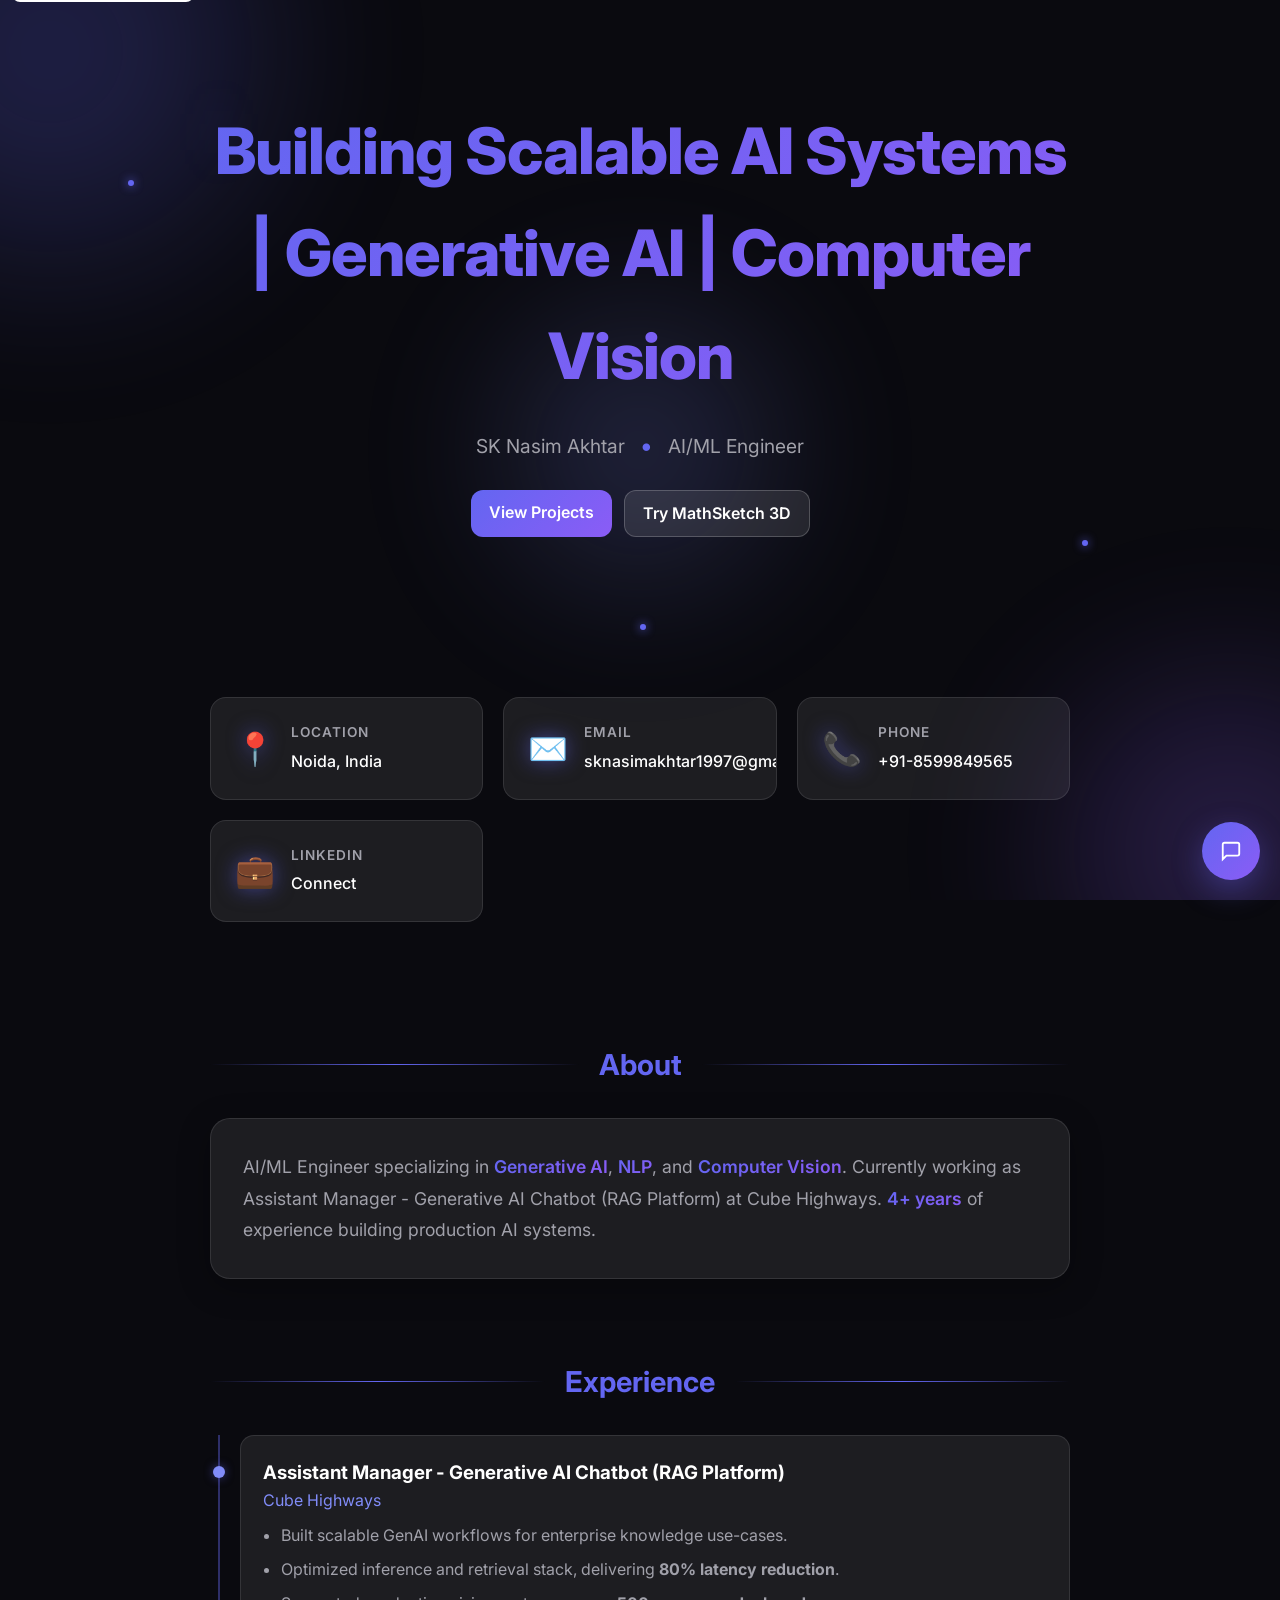
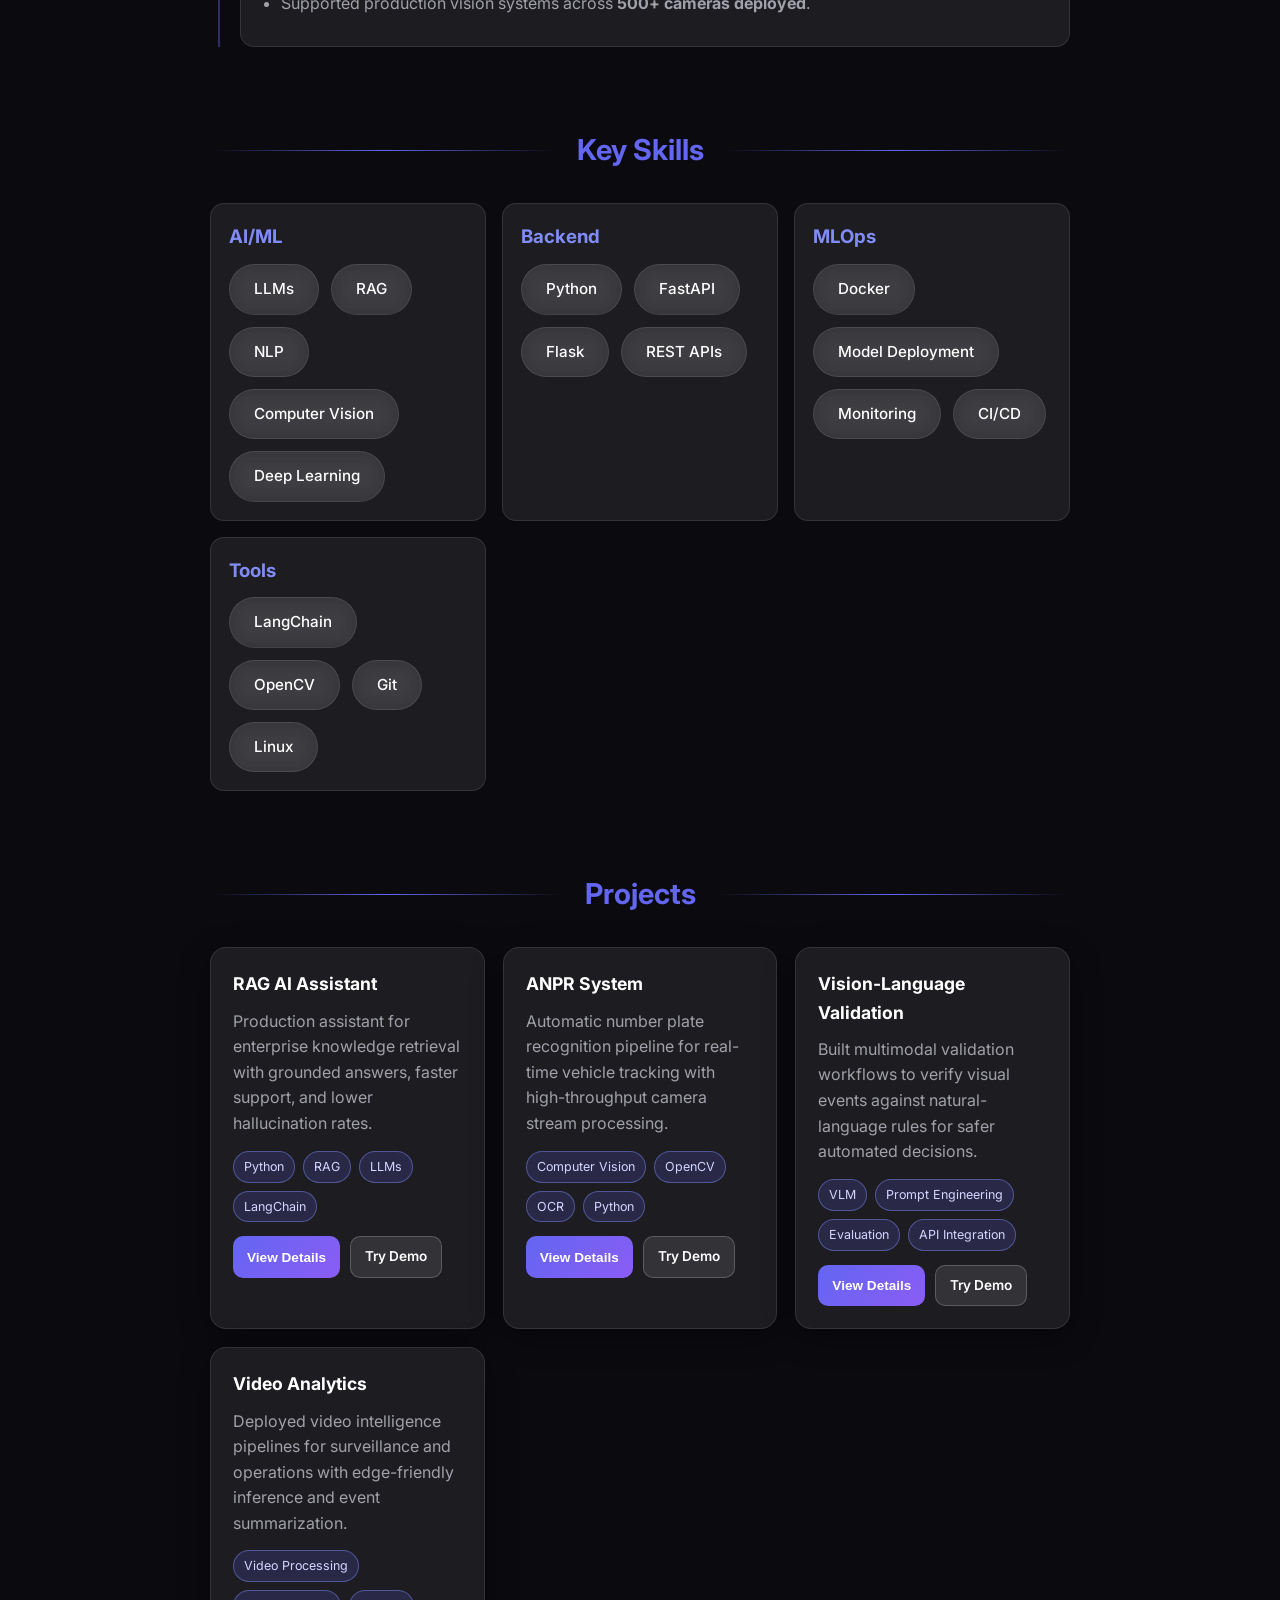
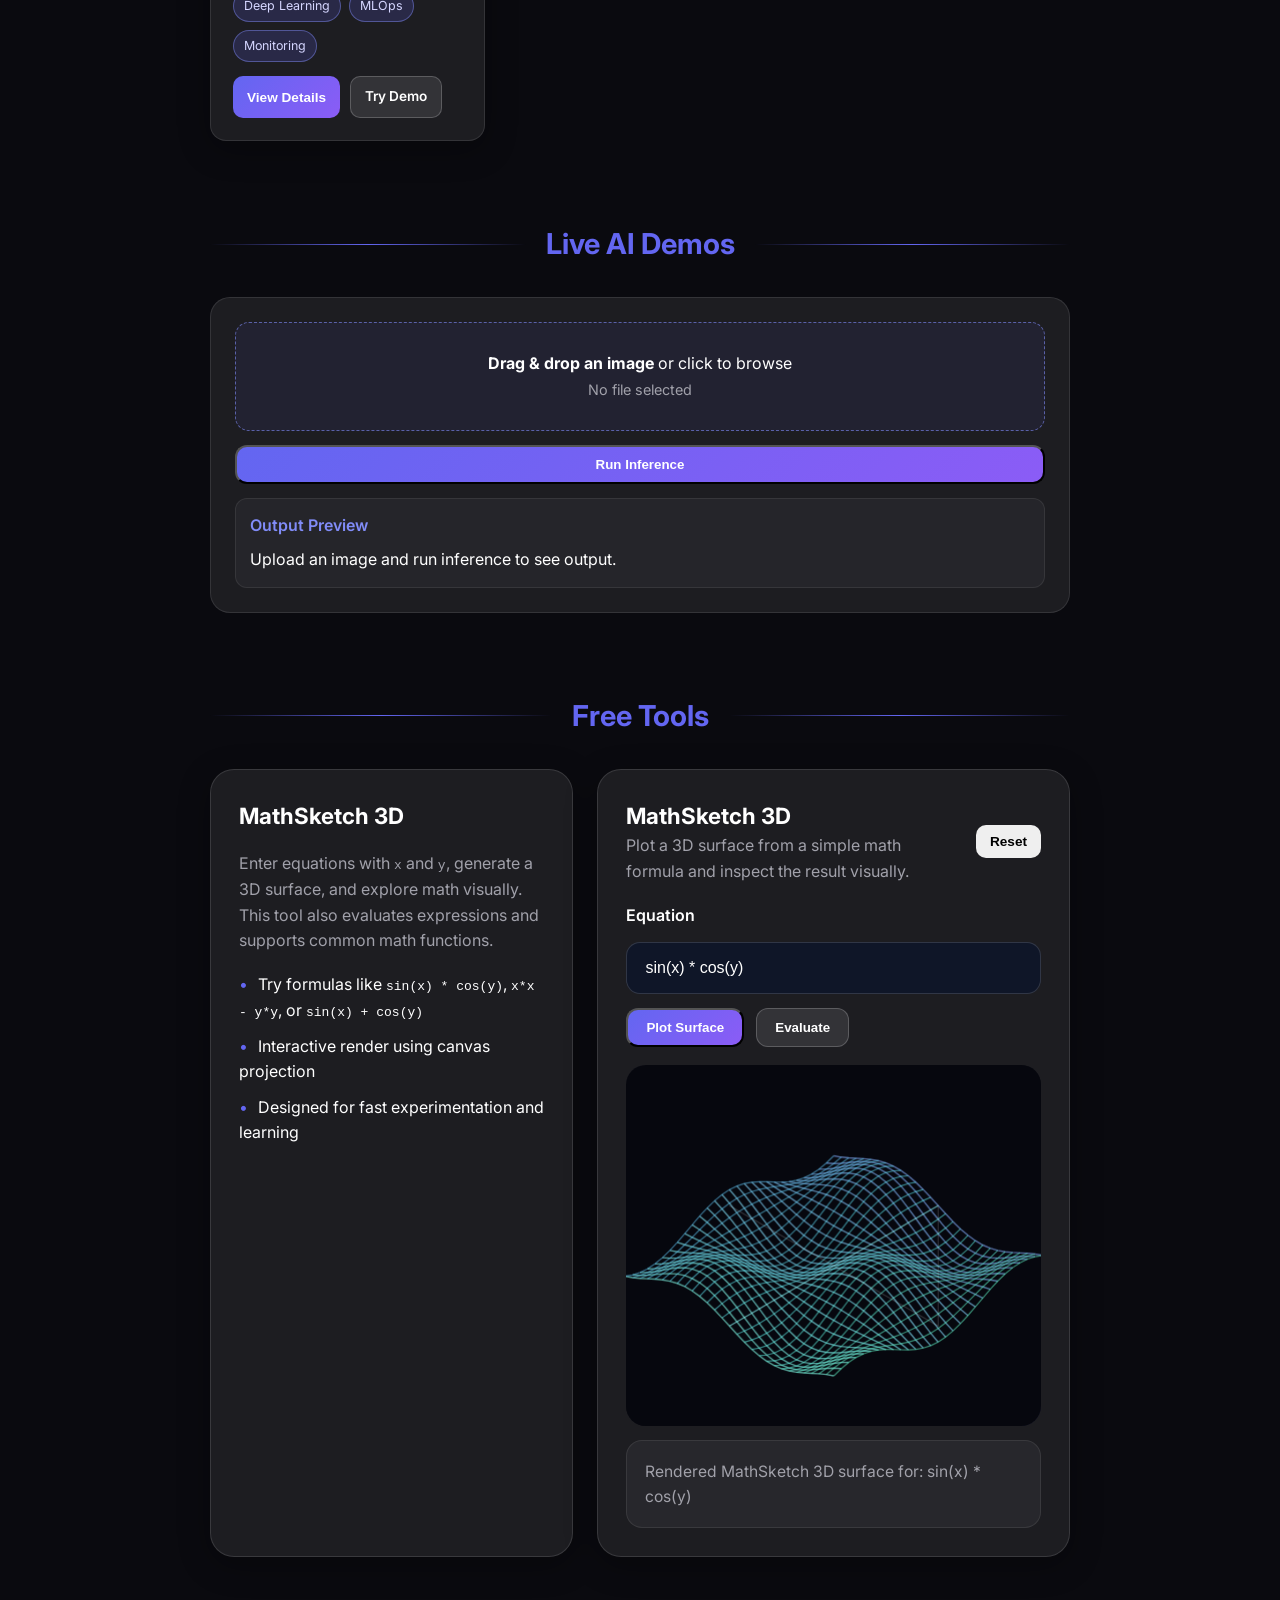
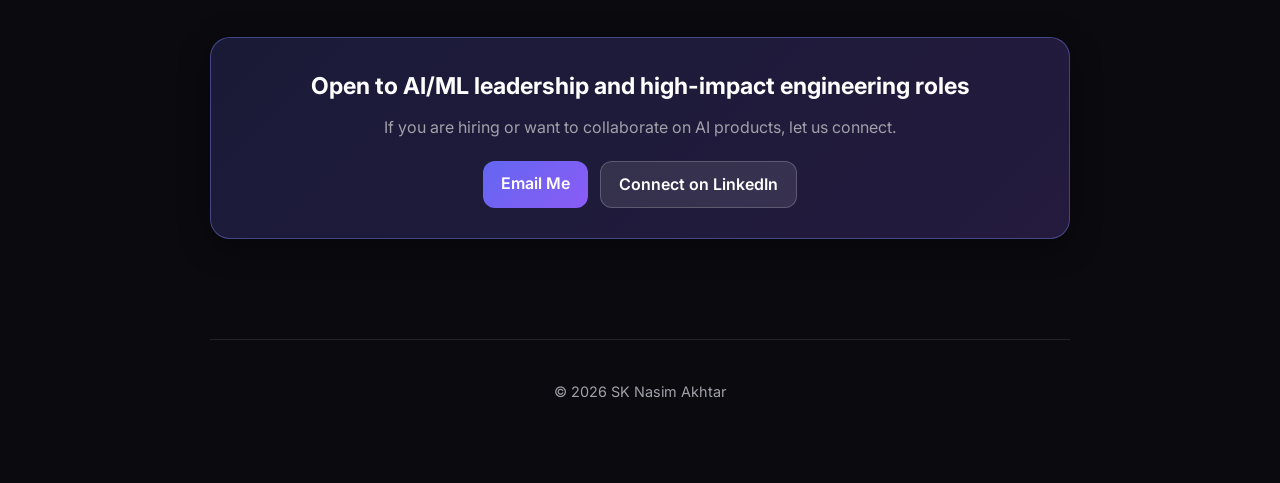
<file: index.html>
<!DOCTYPE html>
<html lang="en">
<head>
    <meta charset="UTF-8">
    <meta name="viewport" content="width=device-width, initial-scale=1.0">
    <meta name="description" content="Portfolio of SK Nasim Akhtar, AI/ML Engineer specializing in Generative AI, NLP, Computer Vision, and production RAG systems.">
    <meta name="robots" content="index, follow">
    <meta name="theme-color" content="#0a0a0f">
    <meta property="og:title" content="SK Nasim Akhtar - AI/ML Engineer">
    <meta property="og:description" content="AI/ML Engineer and Generative AI Specialist with 4+ years of experience building production systems.">
    <meta property="og:type" content="website">
    <meta property="og:url" content="https://mynasim.in/">
    <meta property="og:image" content="https://mynasim.in/og-image.svg">
    <meta name="twitter:card" content="summary_large_image">
    <meta name="twitter:title" content="SK Nasim Akhtar - AI/ML Engineer">
    <meta name="twitter:description" content="Explore skills, experience, and projects in Generative AI, NLP, and Computer Vision.">
    <meta name="twitter:image" content="https://mynasim.in/og-image.svg">
    <link rel="canonical" href="https://mynasim.in/">
    <title>Nasim's Website</title>
    <link rel="stylesheet" href="styles.css">
    <link rel="stylesheet" href="chatbot.css">
    <link rel="preconnect" href="https://fonts.googleapis.com">
    <link rel="preconnect" href="https://fonts.gstatic.com" crossorigin>
    <link href="https://fonts.googleapis.com/css2?family=Inter:wght@300;400;500;600;700;800&display=swap" rel="stylesheet">
    <script type="application/ld+json">
        {
            "@context": "https://schema.org",
            "@type": "Person",
            "name": "SK Nasim Akhtar",
            "jobTitle": "AI/ML Engineer",
            "description": "AI/ML Engineer specializing in Generative AI, NLP, and Computer Vision.",
            "email": "mailto:sknasimakhtar1997@gmail.com",
            "telephone": "+91-8599849565",
            "address": {
                "@type": "PostalAddress",
                "addressLocality": "Noida",
                "addressCountry": "IN"
            },
            "alumniOf": {
                "@type": "CollegeOrUniversity",
                "name": "IIT Kanpur"
            },
            "sameAs": [
                "https://linkedin.com/in/sknasimakhtar"
            ],
            "url": "https://mynasim.in/"
        }
    </script>
</head>
<body>
    <a href="#main-content" class="skip-link">Skip to main content</a>
    <!-- Animated Background -->
    <div class="animated-bg" aria-hidden="true">
        <div class="gradient-orb orb-1"></div>
        <div class="gradient-orb orb-2"></div>
        <div class="gradient-orb orb-3"></div>
    </div>

    <!-- Modern Interactive Content -->
    <main id="main-content" class="content-container">
        <header class="header-modern">
            <div class="name-wrapper">
                <h1 class="name-modern hero-typing" id="hero-typing" data-text="Building Scalable AI Systems | Generative AI | Computer Vision" data-fulltext="Building Scalable AI Systems | Generative AI | Computer Vision">Building Scalable AI Systems | Generative AI | Computer Vision</h1>
                <div class="tagline-modern-wrapper">
                    <p class="tagline-modern">SK Nasim Akhtar</p>
                    <span class="separator">•</span>
                    <p class="tagline-modern">AI/ML Engineer</p>
                </div>
                <div class="hero-actions">
                    <a href="#projects-section" class="cta-btn cta-primary">View Projects</a>
                    <a href="#tools-section" class="cta-btn cta-secondary">Try MathSketch 3D</a>
                </div>
            </div>
        </header>

        <section class="section-modern">
            <div class="info-grid-modern">
                <div class="info-card-modern" data-tilt>
                    <div class="info-icon" aria-hidden="true">📍</div>
                    <div class="info-content">
                        <span class="info-label-modern">Location</span>
                        <span class="info-value-modern">Noida, India</span>
                    </div>
                </div>
                <div class="info-card-modern" data-tilt>
                    <div class="info-icon" aria-hidden="true">✉️</div>
                    <div class="info-content">
                        <span class="info-label-modern">Email</span>
                        <a href="mailto:sknasimakhtar1997@gmail.com" class="info-value-modern">sknasimakhtar1997@gmail.com</a>
                    </div>
                </div>
                <div class="info-card-modern" data-tilt>
                    <div class="info-icon" aria-hidden="true">📞</div>
                    <div class="info-content">
                        <span class="info-label-modern">Phone</span>
                        <a href="tel:+918599849565" class="info-value-modern">+91-8599849565</a>
                    </div>
                </div>
                <div class="info-card-modern" data-tilt>
                    <div class="info-icon" aria-hidden="true">💼</div>
                    <div class="info-content">
                        <span class="info-label-modern">LinkedIn</span>
                        <a href="https://linkedin.com/in/sknasimakhtar" target="_blank" rel="noopener noreferrer" class="info-value-modern">Connect</a>
                    </div>
                </div>
            </div>
        </section>

        <section class="section-modern">
            <h2 class="section-title-modern">
                <span class="title-line"></span>
                <span class="title-text">About</span>
                <span class="title-line"></span>
            </h2>
            <div class="about-card-modern">
                <p class="summary-modern">
                    AI/ML Engineer specializing in <span class="highlight">Generative AI</span>, <span class="highlight">NLP</span>, and <span class="highlight">Computer Vision</span>. Currently working as Assistant Manager - Generative AI Chatbot (RAG Platform) at Cube Highways. <span class="highlight">4+ years</span> of experience building production AI systems.
                </p>
            </div>
        </section>

        <section class="section-modern">
            <h2 class="section-title-modern">
                <span class="title-line"></span>
                <span class="title-text">Experience</span>
                <span class="title-line"></span>
            </h2>
            <div class="experience-timeline">
                <article class="experience-item">
                    <h3>Assistant Manager - Generative AI Chatbot (RAG Platform)</h3>
                    <p class="experience-company">Cube Highways</p>
                    <ul class="experience-points">
                        <li>Built scalable GenAI workflows for enterprise knowledge use-cases.</li>
                        <li>Optimized inference and retrieval stack, delivering <strong>80% latency reduction</strong>.</li>
                        <li>Supported production vision systems across <strong>500+ cameras deployed</strong>.</li>
                    </ul>
                </article>
            </div>
        </section>

        <section class="section-modern">
            <h2 class="section-title-modern">
                <span class="title-line"></span>
                <span class="title-text">Key Skills</span>
                <span class="title-line"></span>
            </h2>
            <div class="skills-groups">
                <div class="skill-group-card">
                    <h3>AI/ML</h3>
                    <div class="skills-container-modern">
                        <div class="skill-chip-modern" data-skill="LLMs">LLMs</div>
                        <div class="skill-chip-modern" data-skill="RAG">RAG</div>
                        <div class="skill-chip-modern" data-skill="NLP">NLP</div>
                        <div class="skill-chip-modern" data-skill="Computer Vision">Computer Vision</div>
                        <div class="skill-chip-modern" data-skill="Deep Learning">Deep Learning</div>
                    </div>
                </div>
                <div class="skill-group-card">
                    <h3>Backend</h3>
                    <div class="skills-container-modern">
                        <div class="skill-chip-modern" data-skill="Python">Python</div>
                        <div class="skill-chip-modern" data-skill="FastAPI">FastAPI</div>
                        <div class="skill-chip-modern" data-skill="Flask">Flask</div>
                        <div class="skill-chip-modern" data-skill="REST APIs">REST APIs</div>
                    </div>
                </div>
                <div class="skill-group-card">
                    <h3>MLOps</h3>
                    <div class="skills-container-modern">
                        <div class="skill-chip-modern" data-skill="Docker">Docker</div>
                        <div class="skill-chip-modern" data-skill="Model Deployment">Model Deployment</div>
                        <div class="skill-chip-modern" data-skill="Monitoring">Monitoring</div>
                        <div class="skill-chip-modern" data-skill="CI/CD">CI/CD</div>
                    </div>
                </div>
                <div class="skill-group-card">
                    <h3>Tools</h3>
                    <div class="skills-container-modern">
                        <div class="skill-chip-modern" data-skill="LangChain">LangChain</div>
                        <div class="skill-chip-modern" data-skill="OpenCV">OpenCV</div>
                        <div class="skill-chip-modern" data-skill="Git">Git</div>
                        <div class="skill-chip-modern" data-skill="Linux">Linux</div>
                    </div>
                </div>
            </div>
        </section>

        <section id="projects-section" class="section-modern">
            <h2 class="section-title-modern">
                <span class="title-line"></span>
                <span class="title-text">Projects</span>
                <span class="title-line"></span>
            </h2>
            <div class="projects-grid-modern">
                <article class="project-card-modern">
                    <h3>RAG AI Assistant</h3>
                    <p>Production assistant for enterprise knowledge retrieval with grounded answers, faster support, and lower hallucination rates.</p>
                    <div class="project-badges">
                        <span class="project-tag-badge">Python</span>
                        <span class="project-tag-badge">RAG</span>
                        <span class="project-tag-badge">LLMs</span>
                        <span class="project-tag-badge">LangChain</span>
                    </div>
                    <div class="project-actions">
                        <button type="button" class="project-btn project-details-btn" data-project="RAG AI Assistant">View Details</button>
                        <a href="#live-demos" class="project-btn project-demo-btn">Try Demo</a>
                    </div>
                </article>
                <article class="project-card-modern">
                    <h3>ANPR System</h3>
                    <p>Automatic number plate recognition pipeline for real-time vehicle tracking with high-throughput camera stream processing.</p>
                    <div class="project-badges">
                        <span class="project-tag-badge">Computer Vision</span>
                        <span class="project-tag-badge">OpenCV</span>
                        <span class="project-tag-badge">OCR</span>
                        <span class="project-tag-badge">Python</span>
                    </div>
                    <div class="project-actions">
                        <button type="button" class="project-btn project-details-btn" data-project="ANPR System">View Details</button>
                        <a href="#live-demos" class="project-btn project-demo-btn">Try Demo</a>
                    </div>
                </article>
                <article class="project-card-modern">
                    <h3>Vision-Language Validation</h3>
                    <p>Built multimodal validation workflows to verify visual events against natural-language rules for safer automated decisions.</p>
                    <div class="project-badges">
                        <span class="project-tag-badge">VLM</span>
                        <span class="project-tag-badge">Prompt Engineering</span>
                        <span class="project-tag-badge">Evaluation</span>
                        <span class="project-tag-badge">API Integration</span>
                    </div>
                    <div class="project-actions">
                        <button type="button" class="project-btn project-details-btn" data-project="Vision-Language Validation">View Details</button>
                        <a href="#live-demos" class="project-btn project-demo-btn">Try Demo</a>
                    </div>
                </article>
                <article class="project-card-modern">
                    <h3>Video Analytics</h3>
                    <p>Deployed video intelligence pipelines for surveillance and operations with edge-friendly inference and event summarization.</p>
                    <div class="project-badges">
                        <span class="project-tag-badge">Video Processing</span>
                        <span class="project-tag-badge">Deep Learning</span>
                        <span class="project-tag-badge">MLOps</span>
                        <span class="project-tag-badge">Monitoring</span>
                    </div>
                    <div class="project-actions">
                        <button type="button" class="project-btn project-details-btn" data-project="Video Analytics">View Details</button>
                        <a href="#live-demos" class="project-btn project-demo-btn">Try Demo</a>
                    </div>
                </article>
            </div>
        </section>

        <section id="live-demos" class="section-modern">
            <h2 class="section-title-modern">
                <span class="title-line"></span>
                <span class="title-text">Live AI Demos</span>
                <span class="title-line"></span>
            </h2>
            <div class="demo-card-modern">
                <div id="demo-dropzone" class="demo-dropzone" tabindex="0" role="button" aria-label="Upload an image for inference">
                    <input type="file" id="demo-file-input" accept="image/*" class="sr-only">
                    <p><strong>Drag & drop an image</strong> or click to browse</p>
                    <span id="demo-file-name">No file selected</span>
                </div>
                <button id="run-inference-btn" type="button" class="cta-btn cta-primary">Run Inference</button>
                <div id="demo-output" class="demo-output">
                    <p class="demo-output-title">Output Preview</p>
                    <img id="demo-preview-image" class="demo-preview-image" alt="Inference input preview">
                    <p id="demo-result-text">Upload an image and run inference to see output.</p>
                </div>
            </div>
        </section>

        <section id="tools-section" class="section-modern">
            <h2 class="section-title-modern">
                <span class="title-line"></span>
                <span class="title-text">Free Tools</span>
                <span class="title-line"></span>
            </h2>
            <div class="tools-grid-modern">
                <div class="tool-summary-card">
                    <h3>MathSketch 3D</h3>
                    <p>Enter equations with <code>x</code> and <code>y</code>, generate a 3D surface, and explore math visually. This tool also evaluates expressions and supports common math functions.</p>
                    <ul>
                        <li>Try formulas like <code>sin(x) * cos(y)</code>, <code>x*x - y*y</code>, or <code>sin(x) + cos(y)</code></li>
                        <li>Interactive render using canvas projection</li>
                        <li>Designed for fast experimentation and learning</li>
                    </ul>
                </div>
                <div class="tool-panel-modern">
                    <div class="tool-header">
                        <div>
                            <p class="tool-title">MathSketch 3D</p>
                            <p class="tool-description">Plot a 3D surface from a simple math formula and inspect the result visually.</p>
                        </div>
                        <button id="tool-reset-button" type="button" class="project-btn">Reset</button>
                    </div>
                    <div class="tool-controls">
                        <label for="math-equation-input">Equation</label>
                        <input id="math-equation-input" type="text" value="sin(x) * cos(y)" placeholder="Enter equation, e.g. sin(x)*cos(y)" autocomplete="off">
                        <div class="tool-actions">
                            <button id="tool-plot-button" type="button" class="cta-btn cta-primary">Plot Surface</button>
                            <button id="tool-eval-button" type="button" class="cta-btn cta-secondary">Evaluate</button>
                        </div>
                    </div>
                    <div class="tool-output">
                        <canvas id="math-tool-canvas" width="860" height="420" aria-label="3D math surface plot"></canvas>
                        <div id="math-tool-response" class="tool-response">Enter a formula and click "Plot Surface" to render a 3D graph.</div>
                    </div>
                </div>
            </div>
        </section>

        <section class="section-modern">
            <div class="cta-card-modern">
                <h2>Open to AI/ML leadership and high-impact engineering roles</h2>
                <p>If you are hiring or want to collaborate on AI products, let us connect.</p>
                <div class="cta-actions">
                    <a href="mailto:sknasimakhtar1997@gmail.com" class="cta-btn cta-primary">Email Me</a>
                    <a href="https://linkedin.com/in/sknasimakhtar" target="_blank" rel="noopener noreferrer" class="cta-btn cta-secondary">Connect on LinkedIn</a>
                </div>
            </div>
        </section>

        <footer class="footer-modern">
            <p>© 2026 SK Nasim Akhtar</p>
        </footer>
    </main>

    <div class="chatbot-fab-container" aria-live="polite">
        <button id="chatbot-toggle" class="chatbot-fab" type="button" aria-label="Open AI assistant">
            <svg width="22" height="22" viewBox="0 0 24 24" fill="none" stroke="currentColor" stroke-width="2">
                <path d="M21 15a2 2 0 0 1-2 2H7l-4 4V5a2 2 0 0 1 2-2h14a2 2 0 0 1 2 2z"></path>
            </svg>
        </button>

        <div id="chatbot-panel" class="chatbot-top-container" aria-hidden="true">
            <div class="chatbot-top-header">
                <div class="header-content-wrapper">
                    <h2 class="animated-title">AI Assistant</h2>
                    <p class="chatbot-subtitle">Ask about projects, experience, and contact</p>
                </div>
                <button id="chatbot-close" type="button" class="chatbot-close-btn" aria-label="Close chat">×</button>
            </div>
            <div id="chatbot-messages" class="chatbot-messages-top" role="log" aria-live="polite" aria-label="Conversation messages"></div>
            <div class="chatbot-input-container-top">
                <label for="chatbot-input" class="sr-only">Ask a question about SK Nasim Akhtar</label>
                <input type="text" id="chatbot-input" class="chatbot-input-top" placeholder="Ask me about skills, projects, or experience..." autocomplete="off">
                <button id="chatbot-send" class="chatbot-send-top" type="button" aria-label="Send message">
                    <svg width="20" height="20" viewBox="0 0 24 24" fill="none" stroke="currentColor" stroke-width="2">
                        <line x1="22" y1="2" x2="11" y2="13"></line>
                        <polygon points="22 2 15 22 11 13 2 9 22 2"></polygon>
                    </svg>
                </button>
            </div>
            <div class="chatbot-suggestions" aria-label="Suggested questions">
                <button type="button" class="suggestion-chip" data-prompt="What AI projects has Nasim delivered?">AI Projects</button>
                <button type="button" class="suggestion-chip" data-prompt="What is Nasim's experience with RAG and LLMs?">RAG & LLM Experience</button>
                <button type="button" class="suggestion-chip" data-prompt="How can I contact Nasim for opportunities?">Contact</button>
                <button type="button" class="suggestion-chip" data-prompt="How do I use the MathSketch 3D tool?">Math Tool</button>
            </div>
        </div>
    </div>

    <!-- Floating Action Elements -->
    <div class="floating-elements" aria-hidden="true">
        <div class="floating-dot dot-1"></div>
        <div class="floating-dot dot-2"></div>
        <div class="floating-dot dot-3"></div>
    </div>

    <script src="chatbot.js"></script>
    <script src="interactive.js"></script>
</body>
</html>
</file>
<file: styles.css>
/* Modern Interactive Styles */
* {
    margin: 0;
    padding: 0;
    box-sizing: border-box;
}

:root {
    --primary-color: #6366f1;
    --primary-dark: #4f46e5;
    --primary-light: #818cf8;
    --accent-color: #8b5cf6;
    --text-primary: #ffffff;
    --text-secondary: #a1a1aa;
    --bg-primary: #0a0a0f;
    --bg-secondary: rgba(255, 255, 255, 0.05);
    --bg-card: rgba(255, 255, 255, 0.08);
    --border-color: rgba(255, 255, 255, 0.1);
    --shadow-glow: 0 0 20px rgba(99, 102, 241, 0.3);
    --shadow-card: 0 8px 32px rgba(0, 0, 0, 0.3);
}

body {
    font-family: 'Inter', -apple-system, BlinkMacSystemFont, 'Segoe UI', Roboto, sans-serif;
    line-height: 1.6;
    color: var(--text-primary);
    background: var(--bg-primary);
    overflow-x: hidden;
    position: relative;
}

.skip-link {
    position: absolute;
    top: -40px;
    left: 12px;
    z-index: 1000;
    background: #ffffff;
    color: #0a0a0f;
    padding: 8px 12px;
    border-radius: 8px;
    font-weight: 600;
    text-decoration: none;
    transition: top 0.2s ease;
}

.skip-link:focus {
    top: 12px;
}

.sr-only {
    position: absolute;
    width: 1px;
    height: 1px;
    padding: 0;
    margin: -1px;
    overflow: hidden;
    clip: rect(0, 0, 0, 0);
    white-space: nowrap;
    border: 0;
}

/* Animated Background */
.animated-bg {
    position: fixed;
    top: 0;
    left: 0;
    width: 100%;
    height: 100%;
    z-index: 0;
    overflow: hidden;
    pointer-events: none;
}

.gradient-orb {
    position: absolute;
    border-radius: 50%;
    filter: blur(80px);
    opacity: 0.3;
    animation: float 20s ease-in-out infinite;
}

.orb-1 {
    width: 500px;
    height: 500px;
    background: radial-gradient(circle, var(--primary-color), transparent);
    top: -200px;
    left: -200px;
    animation-delay: 0s;
}

.orb-2 {
    width: 400px;
    height: 400px;
    background: radial-gradient(circle, var(--accent-color), transparent);
    bottom: -150px;
    right: -150px;
    animation-delay: 5s;
}

.orb-3 {
    width: 300px;
    height: 300px;
    background: radial-gradient(circle, var(--primary-light), transparent);
    top: 50%;
    left: 50%;
    transform: translate(-50%, -50%);
    animation-delay: 10s;
}

@keyframes float {
    0%, 100% {
        transform: translate(0, 0) scale(1);
    }
    33% {
        transform: translate(50px, 50px) scale(1.1);
    }
    66% {
        transform: translate(-30px, 30px) scale(0.9);
    }
}

/* Content Container */
.content-container {
    max-width: 900px;
    margin: 0 auto;
    padding: 40px 20px;
    position: relative;
    z-index: 1;
}

/* Modern Header */
.header-modern {
    text-align: center;
    padding: 60px 0;
    margin-bottom: 60px;
    animation: fadeInUp 0.8s ease-out;
}

.name-wrapper {
    position: relative;
    display: inline-block;
}

.name-modern {
    font-size: clamp(2.5rem, 5vw, 4rem);
    font-weight: 800;
    background: linear-gradient(135deg, var(--primary-color), var(--accent-color), var(--primary-light));
    background-size: 200% 200%;
    -webkit-background-clip: text;
    -webkit-text-fill-color: transparent;
    background-clip: text;
    animation: gradientShift 5s ease infinite;
    margin-bottom: 20px;
    letter-spacing: -1px;
    position: relative;
}

.name-modern::after {
    content: attr(data-text);
    position: absolute;
    left: 0;
    top: 0;
    z-index: -1;
    background: linear-gradient(135deg, var(--primary-color), var(--accent-color));
    -webkit-background-clip: text;
    -webkit-text-fill-color: transparent;
    filter: blur(20px);
    opacity: 0.5;
}

.hero-typing {
    min-height: 1.4em;
}

.hero-typing::after {
    content: "";
    display: inline-block;
    width: 2px;
    height: 1em;
    margin-left: 8px;
    vertical-align: -0.1em;
    background: var(--primary-light);
    animation: blinkCaret 1s step-end infinite;
}

@keyframes blinkCaret {
    50% {
        opacity: 0;
    }
}

@keyframes gradientShift {
    0%, 100% {
        background-position: 0% 50%;
    }
    50% {
        background-position: 100% 50%;
    }
}

.tagline-modern-wrapper {
    display: flex;
    align-items: center;
    justify-content: center;
    gap: 15px;
    flex-wrap: wrap;
}

.hero-actions {
    margin-top: 24px;
    display: flex;
    justify-content: center;
    gap: 12px;
    flex-wrap: wrap;
}

.tagline-modern {
    font-size: 1.2rem;
    color: var(--text-secondary);
    font-weight: 400;
    animation: fadeInUp 0.8s ease-out 0.2s both;
}

.separator {
    color: var(--primary-color);
    font-size: 1.5rem;
    animation: fadeInUp 0.8s ease-out 0.3s both;
}

/* Modern Section */
.section-modern {
    padding: 40px 0;
    animation: fadeInUp 0.8s ease-out;
}

.section-title-modern {
    font-size: 1.8rem;
    font-weight: 700;
    color: var(--text-primary);
    margin-bottom: 30px;
    display: flex;
    align-items: center;
    gap: 20px;
    text-align: center;
}

/* Tools Section */
.tools-grid-modern {
    display: grid;
    grid-template-columns: minmax(260px, 1fr) minmax(320px, 1.3fr);
    gap: 24px;
    align-items: stretch;
}

.tool-summary-card,
.tool-panel-modern {
    background: rgba(255, 255, 255, 0.08);
    border: 1px solid rgba(255, 255, 255, 0.12);
    border-radius: 24px;
    box-shadow: var(--shadow-card);
    backdrop-filter: blur(16px);
    padding: 28px;
    display: flex;
    flex-direction: column;
    gap: 18px;
}

.tool-summary-card h3,
.tool-panel-modern .tool-title {
    font-size: 1.4rem;
    font-weight: 700;
    color: var(--text-primary);
}

.tool-summary-card p,
.tool-panel-modern .tool-description,
.tool-panel-modern .tool-response {
    color: var(--text-secondary);
}

.tool-summary-card ul {
    list-style: none;
    padding-left: 0;
    display: grid;
    gap: 10px;
}

.tool-summary-card li::before {
    content: '•';
    margin-right: 10px;
    color: var(--primary-color);
}

.tool-header {
    display: flex;
    align-items: center;
    justify-content: space-between;
    gap: 16px;
}

.tool-controls {
    display: grid;
    gap: 14px;
}

.tool-controls label {
    font-weight: 600;
    color: var(--text-primary);
}

#math-equation-input {
    width: 100%;
    border-radius: 14px;
    border: 1px solid rgba(255, 255, 255, 0.14);
    background: rgba(15, 23, 42, 0.9);
    color: var(--text-primary);
    padding: 16px 18px;
    font-size: 1rem;
}

.tool-actions {
    display: flex;
    gap: 12px;
    flex-wrap: wrap;
}

.tool-output {
    display: grid;
    gap: 14px;
}

#math-tool-canvas {
    width: 100%;
    min-height: 360px;
    border-radius: 20px;
    background: radial-gradient(circle at top left, rgba(255,255,255,0.08), transparent 30%),
                radial-gradient(circle at bottom right, rgba(99,102,241,0.15), transparent 30%),
                #06070e;
    box-shadow: inset 0 0 0 1px rgba(255,255,255,0.06);
    cursor: grab;
    touch-action: none;
}

#math-tool-canvas:active {
    cursor: grabbing;
}

.tool-response {
    border-radius: 16px;
    padding: 18px;
    background: rgba(255, 255, 255, 0.05);
    border: 1px solid rgba(255, 255, 255, 0.08);
    color: var(--text-secondary);
    min-height: 60px;
    font-size: 0.98rem;
}

@media (max-width: 980px) {
    .tools-grid-modern {
        grid-template-columns: 1fr;
    }
}

@media (max-width: 640px) {
    .tool-header,
    .tool-actions {
        flex-direction: column;
        align-items: stretch;
    }
}

.title-line {
    flex: 1;
    height: 1px;
    background: linear-gradient(90deg, transparent, var(--primary-color), transparent);
    animation: expandLine 1s ease-out;
}

.title-text {
    color: var(--primary-color);
    font-weight: 700;
}

@keyframes expandLine {
    from {
        width: 0;
    }
    to {
        width: 100%;
    }
}

/* Info Grid Modern */
.info-grid-modern {
    display: grid;
    grid-template-columns: repeat(auto-fit, minmax(220px, 1fr));
    gap: 20px;
    margin-bottom: 40px;
}

.info-card-modern {
    background: var(--bg-card);
    backdrop-filter: blur(10px);
    border: 1px solid var(--border-color);
    border-radius: 16px;
    padding: 24px;
    display: flex;
    align-items: center;
    gap: 16px;
    transition: all 0.3s cubic-bezier(0.4, 0, 0.2, 1);
    cursor: pointer;
    position: relative;
    overflow: hidden;
}

.info-card-modern::before {
    content: '';
    position: absolute;
    top: 0;
    left: -100%;
    width: 100%;
    height: 100%;
    background: linear-gradient(90deg, transparent, rgba(99, 102, 241, 0.1), transparent);
    transition: left 0.5s;
}

.info-card-modern:hover::before {
    left: 100%;
}

.info-card-modern:hover {
    transform: translateY(-5px) scale(1.02);
    border-color: var(--primary-color);
    box-shadow: var(--shadow-glow), var(--shadow-card);
    background: rgba(99, 102, 241, 0.1);
}

.info-icon {
    font-size: 2rem;
    filter: drop-shadow(0 0 10px rgba(99, 102, 241, 0.5));
    transition: transform 0.3s;
}

.info-card-modern:hover .info-icon {
    transform: scale(1.2) rotate(5deg);
}

.info-content {
    display: flex;
    flex-direction: column;
    gap: 5px;
}

.info-label-modern {
    font-size: 0.85rem;
    color: var(--text-secondary);
    text-transform: uppercase;
    letter-spacing: 1px;
    font-weight: 600;
}

.info-value-modern {
    font-size: 1rem;
    color: var(--text-primary);
    text-decoration: none;
    transition: color 0.3s;
    font-weight: 500;
}

.info-value-modern:hover {
    color: var(--primary-light);
}

a:focus-visible,
button:focus-visible,
input:focus-visible,
.skill-chip-modern:focus-visible {
    outline: 2px solid var(--primary-light);
    outline-offset: 2px;
}

/* About Card Modern */
.about-card-modern {
    background: var(--bg-card);
    backdrop-filter: blur(10px);
    border: 1px solid var(--border-color);
    border-radius: 20px;
    padding: 32px;
    box-shadow: var(--shadow-card);
    transition: all 0.3s;
}

.about-card-modern:hover {
    border-color: var(--primary-color);
    box-shadow: var(--shadow-glow), var(--shadow-card);
    transform: translateY(-2px);
}

.summary-modern {
    font-size: 1.1rem;
    line-height: 1.8;
    color: var(--text-secondary);
}

.highlight {
    color: var(--primary-light);
    font-weight: 600;
    background: linear-gradient(135deg, var(--primary-color), var(--accent-color));
    -webkit-background-clip: text;
    -webkit-text-fill-color: transparent;
    background-clip: text;
}

/* Skills Container Modern */
.skills-container-modern {
    display: flex;
    flex-wrap: wrap;
    gap: 12px;
    justify-content: center;
}

.skills-groups {
    display: grid;
    grid-template-columns: repeat(auto-fit, minmax(220px, 1fr));
    gap: 16px;
}

.skill-group-card {
    background: var(--bg-card);
    border: 1px solid var(--border-color);
    border-radius: 14px;
    padding: 18px;
}

.skill-group-card h3 {
    margin-bottom: 12px;
    color: var(--primary-light);
}

.skill-group-card .skills-container-modern {
    justify-content: flex-start;
}

.skill-chip-modern {
    padding: 12px 24px;
    background: var(--bg-card);
    backdrop-filter: blur(10px);
    border: 1px solid var(--border-color);
    border-radius: 50px;
    font-size: 0.95rem;
    font-weight: 500;
    color: var(--text-primary);
    cursor: pointer;
    transition: all 0.3s cubic-bezier(0.4, 0, 0.2, 1);
    position: relative;
    overflow: hidden;
}

.skill-chip-modern::before {
    content: '';
    position: absolute;
    top: 50%;
    left: 50%;
    width: 0;
    height: 0;
    border-radius: 50%;
    background: radial-gradient(circle, var(--primary-color), transparent);
    transform: translate(-50%, -50%);
    transition: width 0.5s, height 0.5s;
    z-index: -1;
}

.skill-chip-modern:hover {
    transform: translateY(-3px) scale(1.05);
    border-color: var(--primary-color);
    color: var(--text-primary);
    box-shadow: 0 8px 20px rgba(99, 102, 241, 0.4);
}

.skill-chip-modern:hover::before {
    width: 200px;
    height: 200px;
}

.skill-chip-modern:active {
    transform: translateY(-1px) scale(1.02);
}

.projects-grid-modern {
    display: grid;
    grid-template-columns: repeat(auto-fit, minmax(240px, 1fr));
    gap: 18px;
}

.project-card-modern {
    background: var(--bg-card);
    border: 1px solid var(--border-color);
    border-radius: 16px;
    padding: 22px;
    box-shadow: var(--shadow-card);
    transition: all 0.3s ease;
}

.project-card-modern:hover {
    border-color: var(--primary-color);
    transform: translateY(-4px);
    box-shadow: var(--shadow-glow), var(--shadow-card);
}

.project-card-modern h3 {
    font-size: 1.1rem;
    margin-bottom: 10px;
    color: var(--text-primary);
}

.project-card-modern p {
    color: var(--text-secondary);
    margin-bottom: 14px;
}

.project-tags {
    color: var(--primary-light);
    font-size: 0.88rem;
    font-weight: 600;
}

.project-badges {
    display: flex;
    flex-wrap: wrap;
    gap: 8px;
    margin-bottom: 14px;
}

.project-tag-badge {
    font-size: 0.78rem;
    border: 1px solid rgba(129, 140, 248, 0.45);
    background: rgba(99, 102, 241, 0.18);
    color: #d5d6ff;
    border-radius: 999px;
    padding: 5px 10px;
}

.project-actions {
    display: flex;
    gap: 10px;
    flex-wrap: wrap;
}

.project-btn {
    border: none;
    border-radius: 10px;
    padding: 9px 14px;
    cursor: pointer;
    text-decoration: none;
    font-weight: 600;
    font-size: 0.85rem;
}

.project-details-btn {
    color: #ffffff;
    background: linear-gradient(135deg, var(--primary-color), var(--accent-color));
}

.project-demo-btn {
    color: var(--text-primary);
    background: rgba(255, 255, 255, 0.1);
    border: 1px solid rgba(255, 255, 255, 0.2);
}

.project-btn:hover {
    transform: translateY(-1px);
}

.experience-timeline {
    border-left: 2px solid rgba(99, 102, 241, 0.4);
    margin-left: 8px;
    padding-left: 20px;
}

.experience-item {
    background: var(--bg-card);
    border: 1px solid var(--border-color);
    border-radius: 14px;
    padding: 22px;
    position: relative;
}

.experience-item::before {
    content: "";
    position: absolute;
    left: -28px;
    top: 30px;
    width: 12px;
    height: 12px;
    border-radius: 50%;
    background: var(--primary-light);
    box-shadow: 0 0 10px rgba(99, 102, 241, 0.5);
}

.experience-company {
    color: var(--primary-light);
    margin-bottom: 10px;
}

.experience-points {
    color: var(--text-secondary);
    padding-left: 18px;
}

.experience-points li {
    margin-bottom: 8px;
}

.demo-card-modern {
    background: var(--bg-card);
    border: 1px solid var(--border-color);
    border-radius: 20px;
    padding: 24px;
    display: grid;
    gap: 14px;
}

.demo-dropzone {
    border: 1.5px dashed rgba(129, 140, 248, 0.6);
    border-radius: 14px;
    padding: 28px;
    text-align: center;
    background: rgba(99, 102, 241, 0.08);
    cursor: pointer;
}

.demo-dropzone.drag-over {
    background: rgba(99, 102, 241, 0.2);
    border-color: rgba(129, 140, 248, 0.95);
}

#demo-file-name {
    color: var(--text-secondary);
    font-size: 0.9rem;
}

.demo-output {
    background: rgba(255, 255, 255, 0.04);
    border: 1px solid rgba(255, 255, 255, 0.08);
    border-radius: 12px;
    padding: 14px;
}

.demo-output-title {
    color: var(--primary-light);
    font-weight: 600;
    margin-bottom: 8px;
}

.demo-preview-image {
    width: 100%;
    max-height: 260px;
    object-fit: contain;
    border-radius: 10px;
    display: none;
    margin-bottom: 10px;
}

.cta-card-modern {
    background: linear-gradient(135deg, rgba(99, 102, 241, 0.18), rgba(139, 92, 246, 0.2));
    border: 1px solid rgba(129, 140, 248, 0.4);
    border-radius: 20px;
    padding: 30px;
    text-align: center;
    box-shadow: var(--shadow-card);
}

.cta-card-modern h2 {
    font-size: 1.45rem;
    margin-bottom: 10px;
}

.cta-card-modern p {
    color: var(--text-secondary);
    margin-bottom: 20px;
}

.cta-actions {
    display: flex;
    justify-content: center;
    gap: 12px;
    flex-wrap: wrap;
}

.cta-btn {
    display: inline-block;
    padding: 10px 18px;
    border-radius: 12px;
    text-decoration: none;
    font-weight: 600;
    transition: all 0.25s ease;
}

.cta-primary {
    color: #ffffff;
    background: linear-gradient(135deg, var(--primary-color), var(--accent-color));
}

.cta-primary:hover {
    transform: translateY(-2px);
    box-shadow: var(--shadow-glow);
}

.cta-secondary {
    color: var(--text-primary);
    background: rgba(255, 255, 255, 0.1);
    border: 1px solid rgba(255, 255, 255, 0.2);
}

.cta-secondary:hover {
    transform: translateY(-2px);
    border-color: var(--primary-light);
}

/* Footer Modern */
.footer-modern {
    text-align: center;
    padding: 40px 0;
    color: var(--text-secondary);
    font-size: 0.9rem;
    border-top: 1px solid var(--border-color);
    margin-top: 60px;
}

/* Floating Elements */
.floating-elements {
    position: fixed;
    top: 0;
    left: 0;
    width: 100%;
    height: 100%;
    pointer-events: none;
    z-index: 0;
}

.floating-dot {
    position: absolute;
    width: 6px;
    height: 6px;
    background: var(--primary-color);
    border-radius: 50%;
    box-shadow: 0 0 10px var(--primary-color);
    animation: floatDot 15s ease-in-out infinite;
}

.dot-1 {
    top: 20%;
    left: 10%;
    animation-delay: 0s;
}

.dot-2 {
    top: 60%;
    right: 15%;
    animation-delay: 5s;
}

.dot-3 {
    bottom: 30%;
    left: 50%;
    animation-delay: 10s;
}

@keyframes floatDot {
    0%, 100% {
        transform: translate(0, 0);
        opacity: 0.3;
    }
    50% {
        transform: translate(30px, -30px);
        opacity: 1;
    }
}

/* Animations */
@keyframes fadeInUp {
    from {
        opacity: 0;
        transform: translateY(30px);
    }
    to {
        opacity: 1;
        transform: translateY(0);
    }
}

/* Responsive */
@media (max-width: 768px) {
    .name-modern {
        font-size: 2.5rem;
    }

    .content-container {
        padding: 20px 15px;
    }

    .info-grid-modern {
        grid-template-columns: 1fr;
    }

    .tagline-modern-wrapper {
        flex-direction: column;
        gap: 10px;
    }

    .separator {
        display: none;
    }

    .section-title-modern {
        font-size: 1.5rem;
    }

    .cta-card-modern {
        padding: 22px;
    }

    .hero-actions {
        width: 100%;
    }
}

/* Smooth Scroll */
html {
    scroll-behavior: smooth;
}

@media (prefers-reduced-motion: reduce) {
    html {
        scroll-behavior: auto;
    }

    *,
    *::before,
    *::after {
        animation-duration: 0.01ms !important;
        animation-iteration-count: 1 !important;
        transition-duration: 0.01ms !important;
    }
}
</file>
<file: chatbot.css>
/* Floating Chatbot Interface - Modern Dark Theme */
.chatbot-fab-container {
    position: fixed;
    right: 20px;
    bottom: 20px;
    z-index: 1200;
}

.chatbot-fab {
    width: 58px;
    height: 58px;
    border-radius: 50%;
    border: none;
    background: linear-gradient(135deg, #6366f1, #8b5cf6);
    color: #ffffff;
    display: flex;
    align-items: center;
    justify-content: center;
    cursor: pointer;
    box-shadow: 0 10px 30px rgba(99, 102, 241, 0.35);
    transition: transform 0.25s ease, box-shadow 0.25s ease;
}

.chatbot-fab:hover {
    transform: translateY(-2px) scale(1.04);
    box-shadow: 0 12px 34px rgba(99, 102, 241, 0.45);
}

.chatbot-top-container {
    width: min(380px, calc(100vw - 20px));
    height: 520px;
    display: flex;
    flex-direction: column;
    background: rgba(10, 10, 15, 0.95);
    backdrop-filter: blur(20px);
    border: 1px solid rgba(255, 255, 255, 0.14);
    border-radius: 18px;
    position: absolute;
    right: 0;
    bottom: 72px;
    z-index: 1;
    opacity: 0;
    transform: translateY(12px) scale(0.96);
    pointer-events: none;
    transition: opacity 0.24s ease, transform 0.24s ease;
    overflow: hidden;
}

.chatbot-top-container.open {
    opacity: 1;
    transform: translateY(0) scale(1);
    pointer-events: auto;
}

.chatbot-top-header {
    padding: 14px 16px;
    border-bottom: 1px solid rgba(255, 255, 255, 0.1);
    background: rgba(10, 10, 15, 0.8);
    backdrop-filter: blur(10px);
    text-align: left;
    display: flex;
    align-items: center;
    justify-content: space-between;
    gap: 10px;
}

.header-content-wrapper {
    max-width: 100%;
    margin: 0;
}

.animated-title {
    font-size: 1.05rem;
    font-weight: 700;
    background: linear-gradient(135deg, #6366f1, #8b5cf6, #818cf8);
    background-size: 200% 200%;
    -webkit-background-clip: text;
    -webkit-text-fill-color: transparent;
    background-clip: text;
    animation: gradientShift 5s ease infinite;
    margin-bottom: 8px;
}

@keyframes gradientShift {
    0%, 100% {
        background-position: 0% 50%;
    }
    50% {
        background-position: 100% 50%;
    }
}

.chatbot-subtitle {
    font-size: 0.78rem;
    color: rgba(255, 255, 255, 0.6);
    font-weight: 400;
}

.chatbot-messages-top {
    flex: 1;
    overflow-y: auto;
    padding: 12px 14px;
    background: transparent;
    display: flex;
    flex-direction: column;
    gap: 12px;
    max-width: 100%;
    margin: 0;
    width: 100%;
    scroll-behavior: smooth;
}

.chatbot-messages-top::-webkit-scrollbar {
    width: 6px;
}

.chatbot-messages-top::-webkit-scrollbar-track {
    background: rgba(255, 255, 255, 0.05);
    border-radius: 10px;
}

.chatbot-messages-top::-webkit-scrollbar-thumb {
    background: rgba(99, 102, 241, 0.5);
    border-radius: 10px;
}

.chatbot-messages-top::-webkit-scrollbar-thumb:hover {
    background: rgba(99, 102, 241, 0.7);
}

.chatbot-message {
    display: flex;
    flex-direction: column;
    gap: 8px;
    animation: fadeInUp 0.4s ease-out;
}

@keyframes fadeInUp {
    from {
        opacity: 0;
        transform: translateY(20px);
    }
    to {
        opacity: 1;
        transform: translateY(0);
    }
}

.chatbot-message.user {
    align-items: flex-end;
}

.chatbot-message.bot {
    align-items: flex-start;
}

.chatbot-message-content {
    max-width: 88%;
    padding: 11px 13px;
    border-radius: 18px;
    word-wrap: break-word;
    line-height: 1.45;
    font-size: 0.88rem;
    position: relative;
    transition: all 0.3s;
}

.chatbot-message.user .chatbot-message-content {
    background: linear-gradient(135deg, #6366f1, #8b5cf6);
    color: white;
    border-bottom-right-radius: 4px;
    box-shadow: 0 4px 15px rgba(99, 102, 241, 0.3);
}

.chatbot-message.user .chatbot-message-content:hover {
    transform: translateY(-2px);
    box-shadow: 0 6px 20px rgba(99, 102, 241, 0.4);
}

.chatbot-message.bot .chatbot-message-content {
    background: rgba(255, 255, 255, 0.08);
    backdrop-filter: blur(10px);
    color: rgba(255, 255, 255, 0.9);
    border: 1px solid rgba(255, 255, 255, 0.1);
    border-bottom-left-radius: 4px;
    box-shadow: 0 2px 10px rgba(0, 0, 0, 0.2);
}

.chatbot-message.bot .chatbot-message-content:hover {
    background: rgba(255, 255, 255, 0.12);
    border-color: rgba(99, 102, 241, 0.3);
}

.chatbot-input-container-top {
    display: flex;
    padding: 10px 12px;
    background: rgba(10, 10, 15, 0.8);
    backdrop-filter: blur(10px);
    border-top: 1px solid rgba(255, 255, 255, 0.1);
    gap: 8px;
    max-width: 100%;
    margin: 0;
    width: 100%;
}

.chatbot-suggestions {
    max-width: 100%;
    margin: 0;
    width: 100%;
    display: flex;
    flex-wrap: wrap;
    gap: 8px;
    padding: 0 12px 12px;
}

.suggestion-chip {
    border: 1px solid rgba(255, 255, 255, 0.15);
    background: rgba(255, 255, 255, 0.06);
    color: rgba(255, 255, 255, 0.85);
    padding: 6px 10px;
    border-radius: 999px;
    cursor: pointer;
    font-size: 0.75rem;
    transition: all 0.25s ease;
}

.suggestion-chip:hover {
    border-color: rgba(129, 140, 248, 0.65);
    background: rgba(99, 102, 241, 0.2);
    color: #ffffff;
}

.chatbot-input-top {
    flex: 1;
    padding: 10px 12px;
    border: 1px solid rgba(255, 255, 255, 0.1);
    border-radius: 16px;
    font-size: 0.84rem;
    font-family: 'Inter', sans-serif;
    outline: none;
    transition: all 0.3s;
    background: rgba(255, 255, 255, 0.05);
    backdrop-filter: blur(10px);
    color: rgba(255, 255, 255, 0.9);
}

.chatbot-input-top::placeholder {
    color: rgba(255, 255, 255, 0.4);
}

.chatbot-input-top:focus {
    border-color: #6366f1;
    box-shadow: 0 0 0 3px rgba(99, 102, 241, 0.2), 0 4px 15px rgba(99, 102, 241, 0.2);
    background: rgba(255, 255, 255, 0.08);
    transform: translateY(-1px);
}

.chatbot-send-top {
    padding: 10px 12px;
    background: linear-gradient(135deg, #6366f1, #8b5cf6);
    color: white;
    border: none;
    border-radius: 12px;
    cursor: pointer;
    display: flex;
    align-items: center;
    justify-content: center;
    transition: all 0.3s cubic-bezier(0.4, 0, 0.2, 1);
    min-width: 42px;
    box-shadow: 0 4px 15px rgba(99, 102, 241, 0.3);
}

.chatbot-send-top:hover {
    background: linear-gradient(135deg, #818cf8, #a78bfa);
    transform: translateY(-2px) scale(1.05);
    box-shadow: 0 6px 20px rgba(99, 102, 241, 0.4);
}

.chatbot-send-top:active {
    transform: translateY(0) scale(1);
}

.chatbot-send-top:disabled {
    opacity: 0.5;
    cursor: not-allowed;
    transform: none;
    box-shadow: none;
}

.chatbot-typing {
    display: flex;
    gap: 6px;
    padding: 10px 12px;
    background: rgba(255, 255, 255, 0.08);
    backdrop-filter: blur(10px);
    border: 1px solid rgba(255, 255, 255, 0.1);
    border-radius: 18px;
    max-width: 64px;
    border-bottom-left-radius: 4px;
}

.chatbot-typing-dot {
    width: 8px;
    height: 8px;
    border-radius: 50%;
    background: rgba(99, 102, 241, 0.8);
    animation: typing 1.4s infinite;
    box-shadow: 0 0 10px rgba(99, 102, 241, 0.5);
}

.chatbot-typing-dot:nth-child(2) {
    animation-delay: 0.2s;
}

.chatbot-typing-dot:nth-child(3) {
    animation-delay: 0.4s;
}

@keyframes typing {
    0%, 60%, 100% {
        transform: translateY(0);
        opacity: 0.7;
    }
    30% {
        transform: translateY(-10px);
        opacity: 1;
    }
}

.chatbot-close-btn {
    border: none;
    background: rgba(255, 255, 255, 0.08);
    color: #ffffff;
    width: 28px;
    height: 28px;
    border-radius: 50%;
    cursor: pointer;
    font-size: 18px;
    line-height: 1;
}

.chatbot-close-btn:hover {
    background: rgba(255, 255, 255, 0.16);
}

/* Responsive */
@media (max-width: 768px) {
    .chatbot-fab-container {
        right: 12px;
        bottom: 12px;
    }

    .chatbot-top-header {
        padding: 12px 14px;
    }

    .animated-title {
        font-size: 1rem;
    }

    .chatbot-messages-top {
        padding: 10px 12px;
    }

    .chatbot-message-content {
        max-width: 85%;
        padding: 12px 16px;
    }

    .chatbot-input-container-top {
        padding: 10px 12px;
    }

    .chatbot-suggestions {
        padding: 0 12px 12px;
    }

    .chatbot-input-top {
        padding: 9px 12px;
        font-size: 0.82rem;
    }
}

@media (prefers-reduced-motion: reduce) {
    .chatbot-message,
    .chatbot-typing-dot,
    .animated-title,
    .chatbot-send-top,
    .chatbot-message-content,
    .chatbot-input-top {
        animation: none !important;
        transition: none !important;
        transform: none !important;
    }
}
</file>
